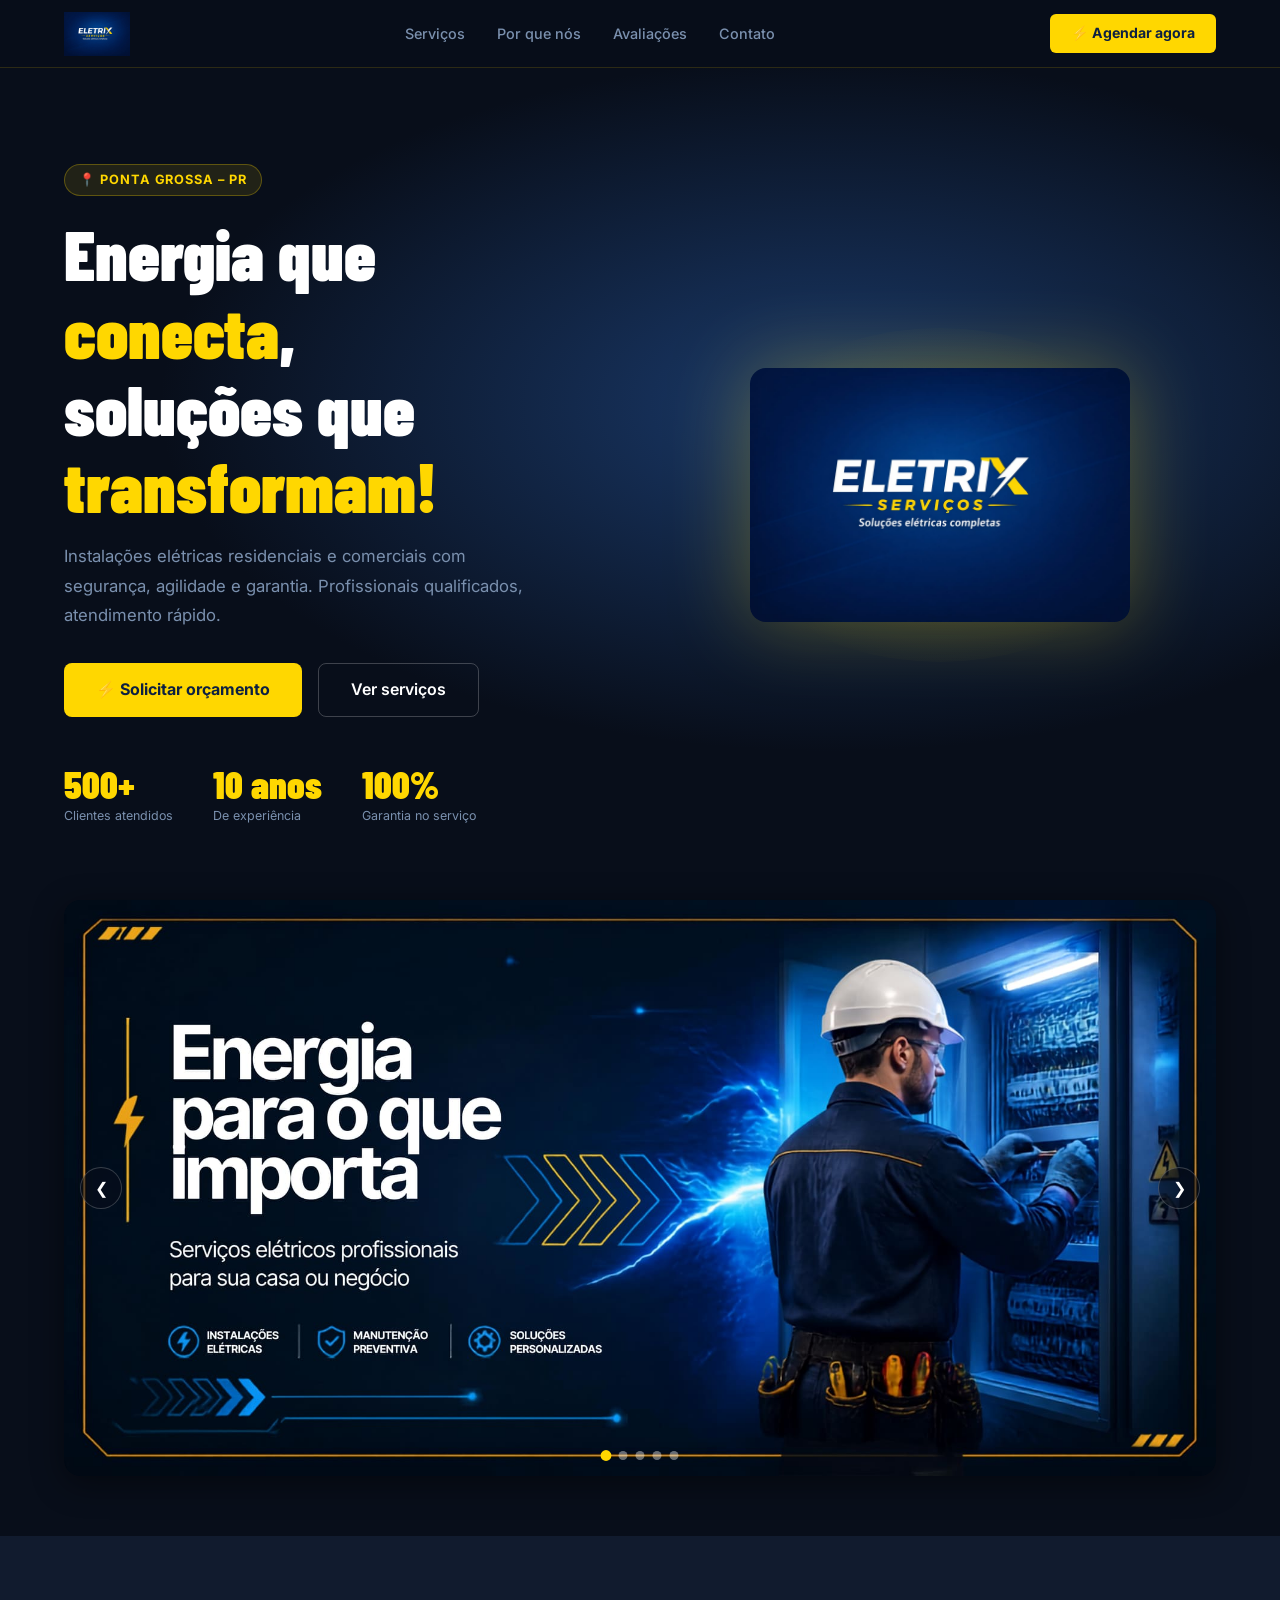
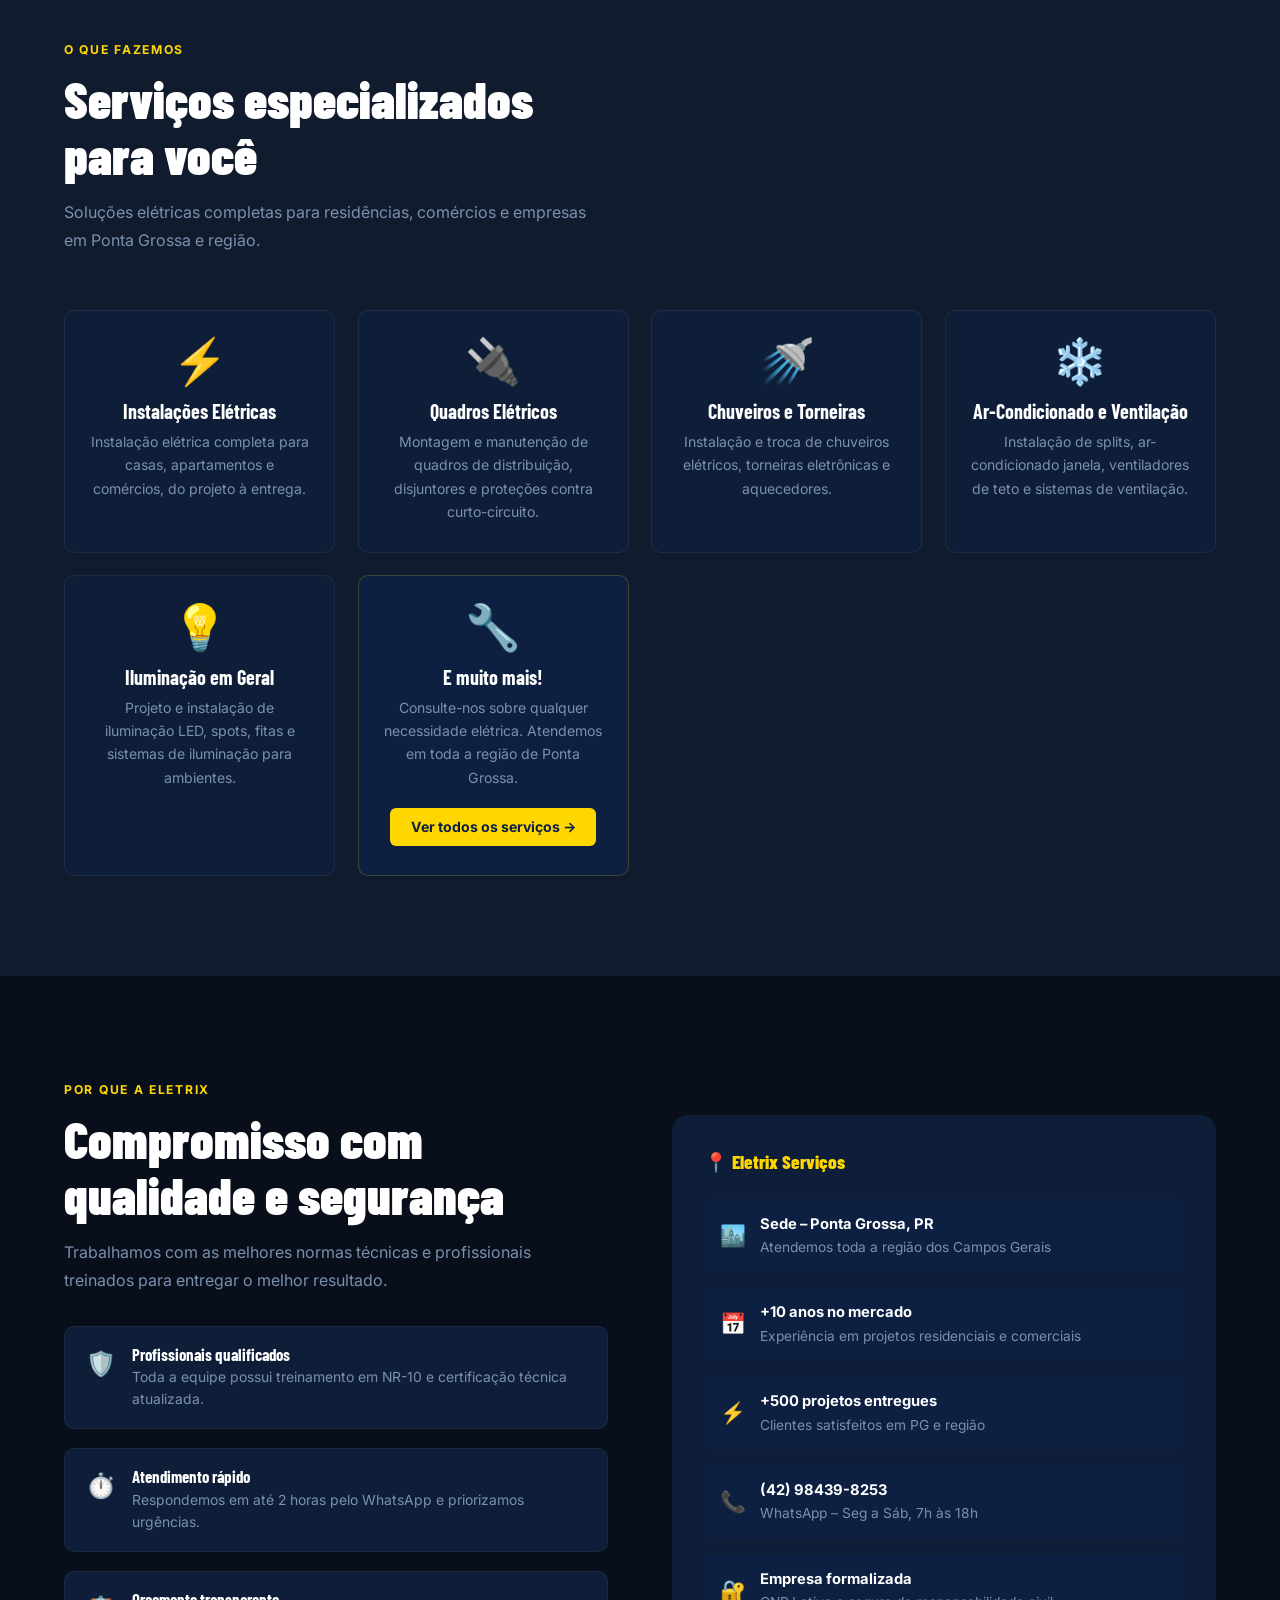
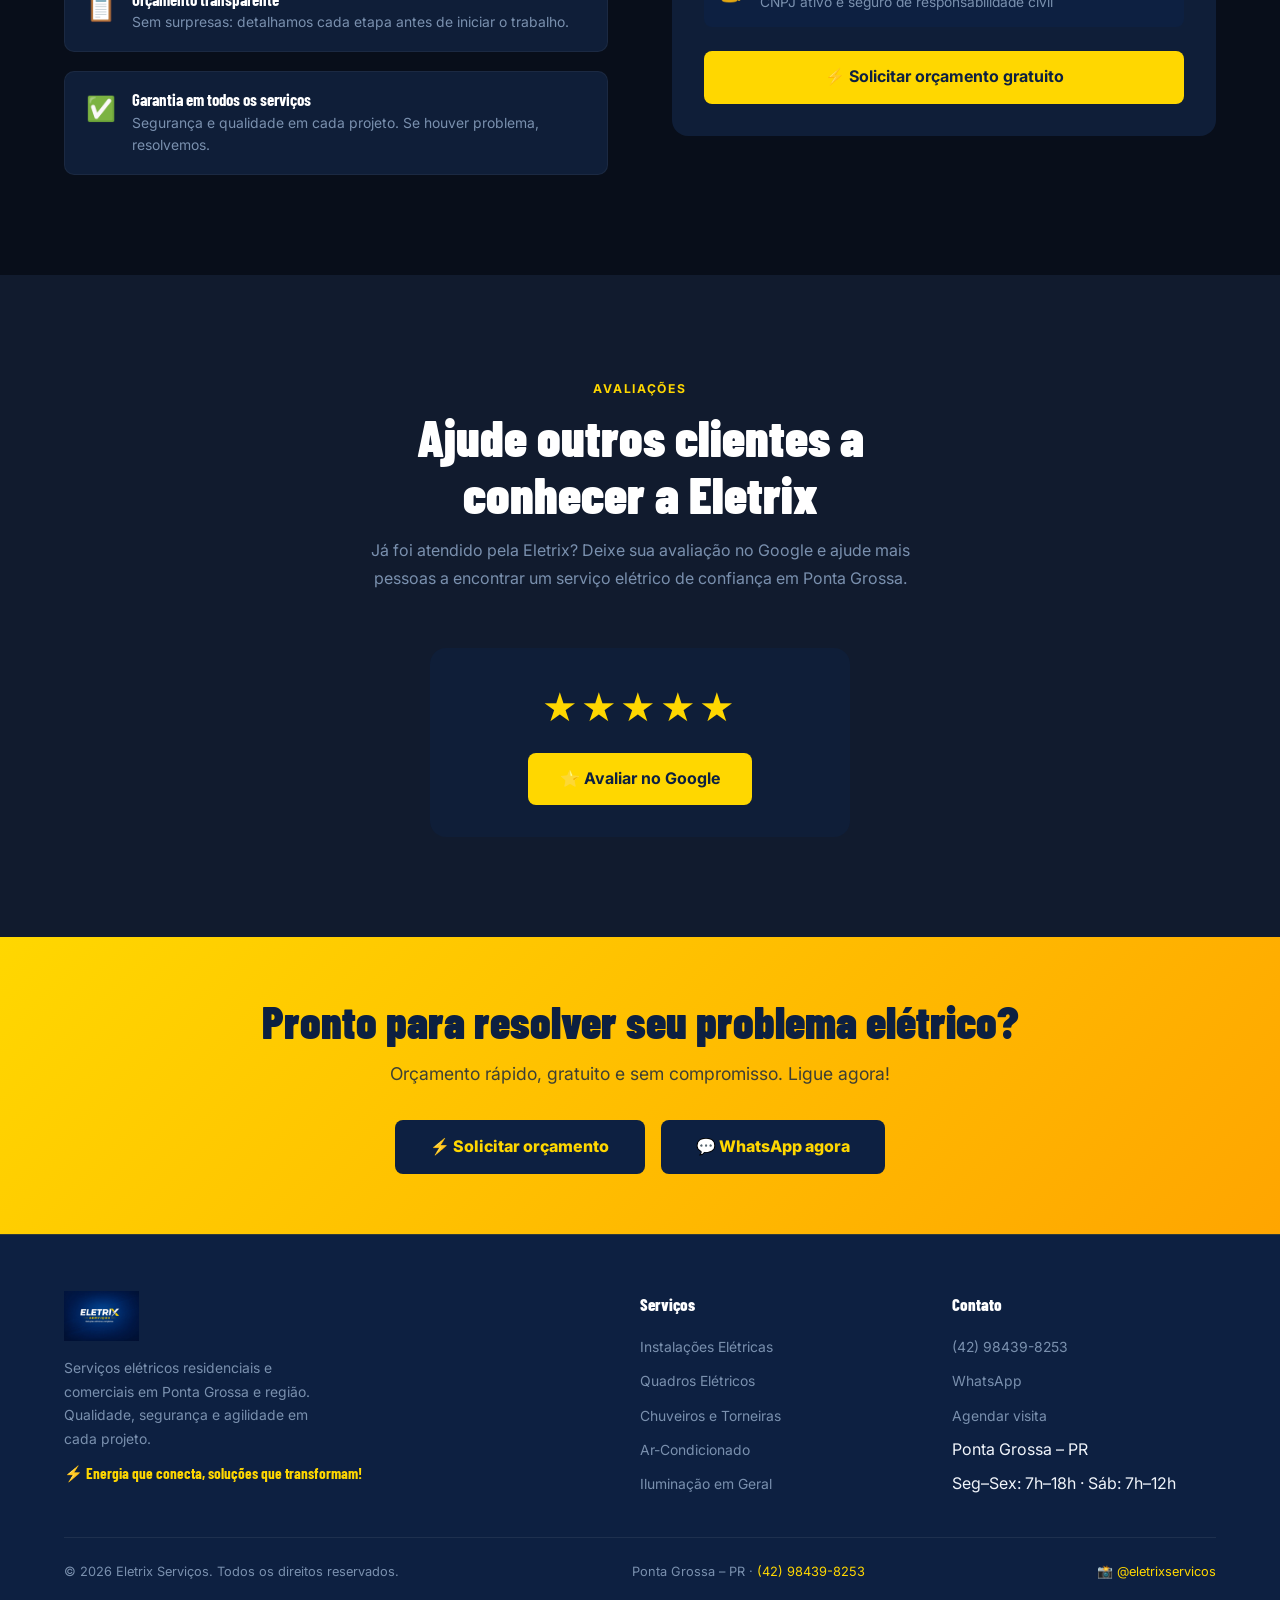
<file: index.html>
<!DOCTYPE html>
<html lang="pt-BR">
<head>
  <meta charset="UTF-8" />
  <meta name="viewport" content="width=device-width, initial-scale=1.0" />
  <title>Eletrix Serviços | Soluções Elétricas em Ponta Grossa – PR</title>
  <meta name="description" content="Eletrix Serviços – instalações elétricas, quadros elétricos, ar-condicionado, iluminação e mais em Ponta Grossa, PR. Ligue (42) 98439-8253." />
  <meta name="keywords"   content="eletricista ponta grossa, serviços elétricos ponta grossa, instalação elétrica pr, eletrix" />
  <meta property="og:title"       content="Eletrix Serviços | Ponta Grossa – PR" />
  <meta property="og:description" content="Energia que conecta, soluções que transformam! Atendimento rápido, profissionais qualificados e garantia em todos os serviços." />
  <meta property="og:image"       content="img/logo.jpg" />

  <link rel="preconnect" href="https://fonts.googleapis.com" />
  <link rel="preconnect" href="https://fonts.gstatic.com" crossorigin />
  <link href="https://fonts.googleapis.com/css2?family=Barlow+Condensed:wght@400;600;700;900&family=Inter:wght@400;500;600&display=swap" rel="stylesheet" />
  <link rel="stylesheet" href="css/style.css" />
</head>
<body>

  <!-- ══ NAV ══ -->
  <nav id="navbar">
    <a href="index.html" class="nav-logo">
      <img src="img/logo.jpg" alt="Eletrix Serviços" />
    </a>
    <ul class="nav-links">
      <li><a href="#servicos">Serviços</a></li>
      <li><a href="#porque">Por que nós</a></li>
      <li><a href="#depoimentos">Avaliações</a></li>
      <li><a href="pages/contato.html">Contato</a></li>
    </ul>
    <a href="pages/contato.html" class="nav-cta">⚡ Agendar agora</a>
    <button class="hamburger" id="hamburger" aria-label="Abrir menu">
      <span></span><span></span><span></span>
    </button>
  </nav>

  <!-- Mobile menu -->
  <div class="mobile-menu" id="mobile-menu">
    <a href="#servicos">Serviços</a>
    <a href="#porque">Por que nós</a>
    <a href="#depoimentos">Avaliações</a>
    <a href="pages/contato.html">Contato</a>
    <a href="pages/contato.html" class="nav-cta">⚡ Agendar agora</a>
  </div>

  <!-- ══ HERO ══ -->
  <section id="hero">
    <div class="particles" id="particles"></div>
    <div class="hero-grid max-w">
      <!-- Texto -->
      <div>
        <div class="hero-eyebrow">📍 Ponta Grossa – PR</div>
        <h1 class="hero-title">
          Energia que <em>conecta</em>,<br>
          soluções que<br><em>transformam!</em>
        </h1>
        <p class="hero-sub">
          Instalações elétricas residenciais e comerciais com segurança,
          agilidade e garantia. Profissionais qualificados, atendimento rápido.
        </p>
        <div class="hero-actions">
          <a href="pages/contato.html" class="btn-primary">⚡ Solicitar orçamento</a>
          <a href="pages/servicos.html" class="btn-outline">Ver serviços</a>
        </div>
        <div class="hero-stats">
          <div>
            <div class="stat-num" data-target="500" data-suffix="+">0+</div>
            <div class="stat-label">Clientes atendidos</div>
          </div>
          <div>
            <div class="stat-num" data-target="10" data-suffix=" anos">0</div>
            <div class="stat-label">De experiência</div>
          </div>
          <div>
            <div class="stat-num">100%</div>
            <div class="stat-label">Garantia no serviço</div>
          </div>
        </div>
      </div>
      <!-- Logo visual -->
      <div class="hero-visual">
        <div class="hero-logo-wrap">
          <div class="hero-logo-glow"></div>
          <img class="hero-logo-img" src="img/logo.jpg" alt="Eletrix Serviços – Soluções elétricas completas" />
        </div>
      </div>
    </div>
  </section>

  <!-- ══ CARROSSEL ══ -->
  <section class="section carousel-section">
    <div class="max-w reveal">
      <div class="carousel" id="carousel">
        <div class="carousel-track" id="carousel-track">
          <a class="carousel-slide" href="pages/contato.html">
            <img src="img/carrossel/slide-1.jpg" alt="Energia para o que importa – serviços elétricos profissionais para sua casa ou negócio" loading="lazy" />
          </a>
          <a class="carousel-slide" href="pages/servicos.html">
            <img src="img/carrossel/slide-2.jpg" alt="Instalações elétricas – projetos, adequações e novos pontos com segurança" loading="lazy" />
          </a>
          <a class="carousel-slide" href="pages/servicos.html">
            <img src="img/carrossel/slide-3.jpg" alt="Manutenção preventiva – antecipe problemas e mantenha sua instalação funcionando" loading="lazy" />
          </a>
          <a class="carousel-slide" href="pages/servicos.html">
            <img src="img/carrossel/slide-4.jpg" alt="Iluminação eficiente – luz sob medida para ambientes mais funcionais" loading="lazy" />
          </a>
          <a class="carousel-slide" href="pages/contato.html">
            <img src="img/carrossel/slide-5.jpg" alt="Vamos ligar seu próximo projeto? Fale com um especialista em soluções elétricas" loading="lazy" />
          </a>
        </div>
        <button class="carousel-btn carousel-prev" id="carousel-prev" aria-label="Slide anterior">&#10094;</button>
        <button class="carousel-btn carousel-next" id="carousel-next" aria-label="Próximo slide">&#10095;</button>
        <div class="carousel-dots" id="carousel-dots"></div>
      </div>
    </div>
  </section>

  <!-- ══ SERVIÇOS (prévia) ══ -->
  <section id="servicos" class="section section--alt">
    <div class="max-w">
      <div class="section-header reveal">
        <span class="section-eyebrow">O que fazemos</span>
        <h2 class="section-title">Serviços especializados<br>para você</h2>
        <p class="section-sub">Soluções elétricas completas para residências, comércios e empresas em Ponta Grossa e região.</p>
      </div>
      <div class="services-grid stagger">

        <div class="service-card reveal">
          <span class="service-icon">⚡</span>
          <h3>Instalações Elétricas</h3>
          <p>Instalação elétrica completa para casas, apartamentos e comércios, do projeto à entrega.</p>
        </div>

        <div class="service-card reveal">
          <span class="service-icon">🔌</span>
          <h3>Quadros Elétricos</h3>
          <p>Montagem e manutenção de quadros de distribuição, disjuntores e proteções contra curto-circuito.</p>
        </div>

        <div class="service-card reveal">
          <span class="service-icon">🚿</span>
          <h3>Chuveiros e Torneiras</h3>
          <p>Instalação e troca de chuveiros elétricos, torneiras eletrônicas e aquecedores.</p>
        </div>

        <div class="service-card reveal">
          <span class="service-icon">❄️</span>
          <h3>Ar-Condicionado e Ventilação</h3>
          <p>Instalação de splits, ar-condicionado janela, ventiladores de teto e sistemas de ventilação.</p>
        </div>

        <div class="service-card reveal">
          <span class="service-icon">💡</span>
          <h3>Iluminação em Geral</h3>
          <p>Projeto e instalação de iluminação LED, spots, fitas e sistemas de iluminação para ambientes.</p>
        </div>

        <div class="service-card reveal" style="background:var(--navy);border-color:rgba(255,215,0,.2);display:flex;flex-direction:column;justify-content:center;align-items:center;">
          <span class="service-icon">🔧</span>
          <h3>E muito mais!</h3>
          <p>Consulte-nos sobre qualquer necessidade elétrica. Atendemos em toda a região de Ponta Grossa.</p>
          <a href="pages/servicos.html" class="nav-cta" style="margin-top:1.2rem;display:inline-flex;">Ver todos os serviços →</a>
        </div>

      </div>
    </div>
  </section>

  <!-- ══ POR QUE NÓS ══ -->
  <section id="porque" class="section">
    <div class="max-w">
      <div class="diff-grid">
        <div>
          <div class="reveal">
            <span class="section-eyebrow">Por que a Eletrix</span>
            <h2 class="section-title">Compromisso com<br>qualidade e segurança</h2>
            <p class="section-sub">Trabalhamos com as melhores normas técnicas e profissionais treinados para entregar o melhor resultado.</p>
          </div>
          <ul class="diff-list stagger">
            <li class="diff-item reveal">
              <span class="diff-icon">🛡️</span>
              <div>
                <h4>Profissionais qualificados</h4>
                <p>Toda a equipe possui treinamento em NR-10 e certificação técnica atualizada.</p>
              </div>
            </li>
            <li class="diff-item reveal">
              <span class="diff-icon">⏱️</span>
              <div>
                <h4>Atendimento rápido</h4>
                <p>Respondemos em até 2 horas pelo WhatsApp e priorizamos urgências.</p>
              </div>
            </li>
            <li class="diff-item reveal">
              <span class="diff-icon">📋</span>
              <div>
                <h4>Orçamento transparente</h4>
                <p>Sem surpresas: detalhamos cada etapa antes de iniciar o trabalho.</p>
              </div>
            </li>
            <li class="diff-item reveal">
              <span class="diff-icon">✅</span>
              <div>
                <h4>Garantia em todos os serviços</h4>
                <p>Segurança e qualidade em cada projeto. Se houver problema, resolvemos.</p>
              </div>
            </li>
          </ul>
        </div>
        <div class="creds-box reveal">
          <div class="creds-title">📍 Eletrix Serviços</div>
          <div class="cred-row">
            <span class="cred-row-icon">🏙️</span>
            <div class="cred-row-text">
              <strong>Sede – Ponta Grossa, PR</strong>
              Atendemos toda a região dos Campos Gerais
            </div>
          </div>
          <div class="cred-row">
            <span class="cred-row-icon">📅</span>
            <div class="cred-row-text">
              <strong>+10 anos no mercado</strong>
              Experiência em projetos residenciais e comerciais
            </div>
          </div>
          <div class="cred-row">
            <span class="cred-row-icon">⚡</span>
            <div class="cred-row-text">
              <strong>+500 projetos entregues</strong>
              Clientes satisfeitos em PG e região
            </div>
          </div>
          <div class="cred-row">
            <span class="cred-row-icon">📞</span>
            <div class="cred-row-text">
              <strong>(42) 98439-8253</strong>
              WhatsApp – Seg a Sáb, 7h às 18h
            </div>
          </div>
          <div class="cred-row">
            <span class="cred-row-icon">🔐</span>
            <div class="cred-row-text">
              <strong>Empresa formalizada</strong>
              CNPJ ativo e seguro de responsabilidade civil
            </div>
          </div>
          <a href="pages/contato.html" class="btn-primary" style="margin-top:.5rem;justify-content:center;">
            ⚡ Solicitar orçamento gratuito
          </a>
        </div>
      </div>
    </div>
  </section>

  <!-- ══ AVALIAÇÕES ══ -->
  <section id="depoimentos" class="section section--alt">
    <div class="max-w">
      <div class="section-header reveal" style="text-align:center;margin-left:auto;margin-right:auto;">
        <span class="section-eyebrow">Avaliações</span>
        <h2 class="section-title">Ajude outros clientes a<br>conhecer a Eletrix</h2>
        <p class="section-sub" style="margin:0 auto;">Já foi atendido pela Eletrix? Deixe sua avaliação no Google e ajude mais pessoas a encontrar um serviço elétrico de confiança em Ponta Grossa.</p>
      </div>
      <div class="creds-box reveal" style="max-width:420px;margin:0 auto;text-align:center;align-items:center;">
        <div style="font-size:2.2rem;letter-spacing:.2rem;color:var(--spark);">★★★★★</div>
        <a href="https://www.google.com/maps?cid=4966430962337605127" target="_blank" class="btn-primary" style="justify-content:center;">
          ⭐ Avaliar no Google
        </a>
      </div>
    </div>
  </section>

  <!-- ══ CTA BANNER ══ -->
  <div class="cta-banner">
    <div class="max-w reveal">
      <h2>Pronto para resolver seu problema elétrico?</h2>
      <p>Orçamento rápido, gratuito e sem compromisso. Ligue agora!</p>
      <div style="display:flex;gap:1rem;justify-content:center;flex-wrap:wrap;">
        <a href="pages/contato.html" class="btn-dark">⚡ Solicitar orçamento</a>
        <a href="https://wa.me/5542984398253?text=Olá%2C+vim+pelo+site+da+Eletrix+e+gostaria+de+um+orçamento!"
           class="btn-dark" target="_blank">💬 WhatsApp agora</a>
      </div>
    </div>
  </div>

  <!-- ══ FOOTER ══ -->
  <footer>
    <div class="max-w">
      <div class="footer-top">
        <div>
          <div class="footer-logo">
            <img src="img/logo.jpg" alt="Eletrix Serviços" />
          </div>
          <p class="footer-desc">Serviços elétricos residenciais e comerciais em Ponta Grossa e região. Qualidade, segurança e agilidade em cada projeto.</p>
          <p class="footer-slogan">⚡ Energia que conecta, soluções que transformam!</p>
        </div>
        <div>
          <div class="footer-heading">Serviços</div>
          <ul class="footer-links">
            <li><a href="pages/servicos.html">Instalações Elétricas</a></li>
            <li><a href="pages/servicos.html">Quadros Elétricos</a></li>
            <li><a href="pages/servicos.html">Chuveiros e Torneiras</a></li>
            <li><a href="pages/servicos.html">Ar-Condicionado</a></li>
            <li><a href="pages/servicos.html">Iluminação em Geral</a></li>
          </ul>
        </div>
        <div>
          <div class="footer-heading">Contato</div>
          <ul class="footer-links">
            <li><a href="tel:+5542984398253">(42) 98439-8253</a></li>
            <li><a href="https://wa.me/5542984398253" target="_blank">WhatsApp</a></li>
            <li><a href="pages/contato.html">Agendar visita</a></li>
            <li>Ponta Grossa – PR</li>
            <li>Seg–Sex: 7h–18h · Sáb: 7h–12h</li>
          </ul>
        </div>
      </div>
      <div class="footer-bottom">
        <span>© <span id="year"></span> Eletrix Serviços. Todos os direitos reservados.</span>
        <span>Ponta Grossa – PR · <a href="tel:+5542984398253">(42) 98439-8253</a></span>
        <a href="https://www.instagram.com/eletrixservicos" target="_blank" style="display:inline-flex;align-items:center;gap:.4rem;color:var(--spark);">
          📸 @eletrixservicos
        </a>
      </div>
    </div>
  </footer>

  <script src="js/main.js"></script>
</body>
</html>
</file>
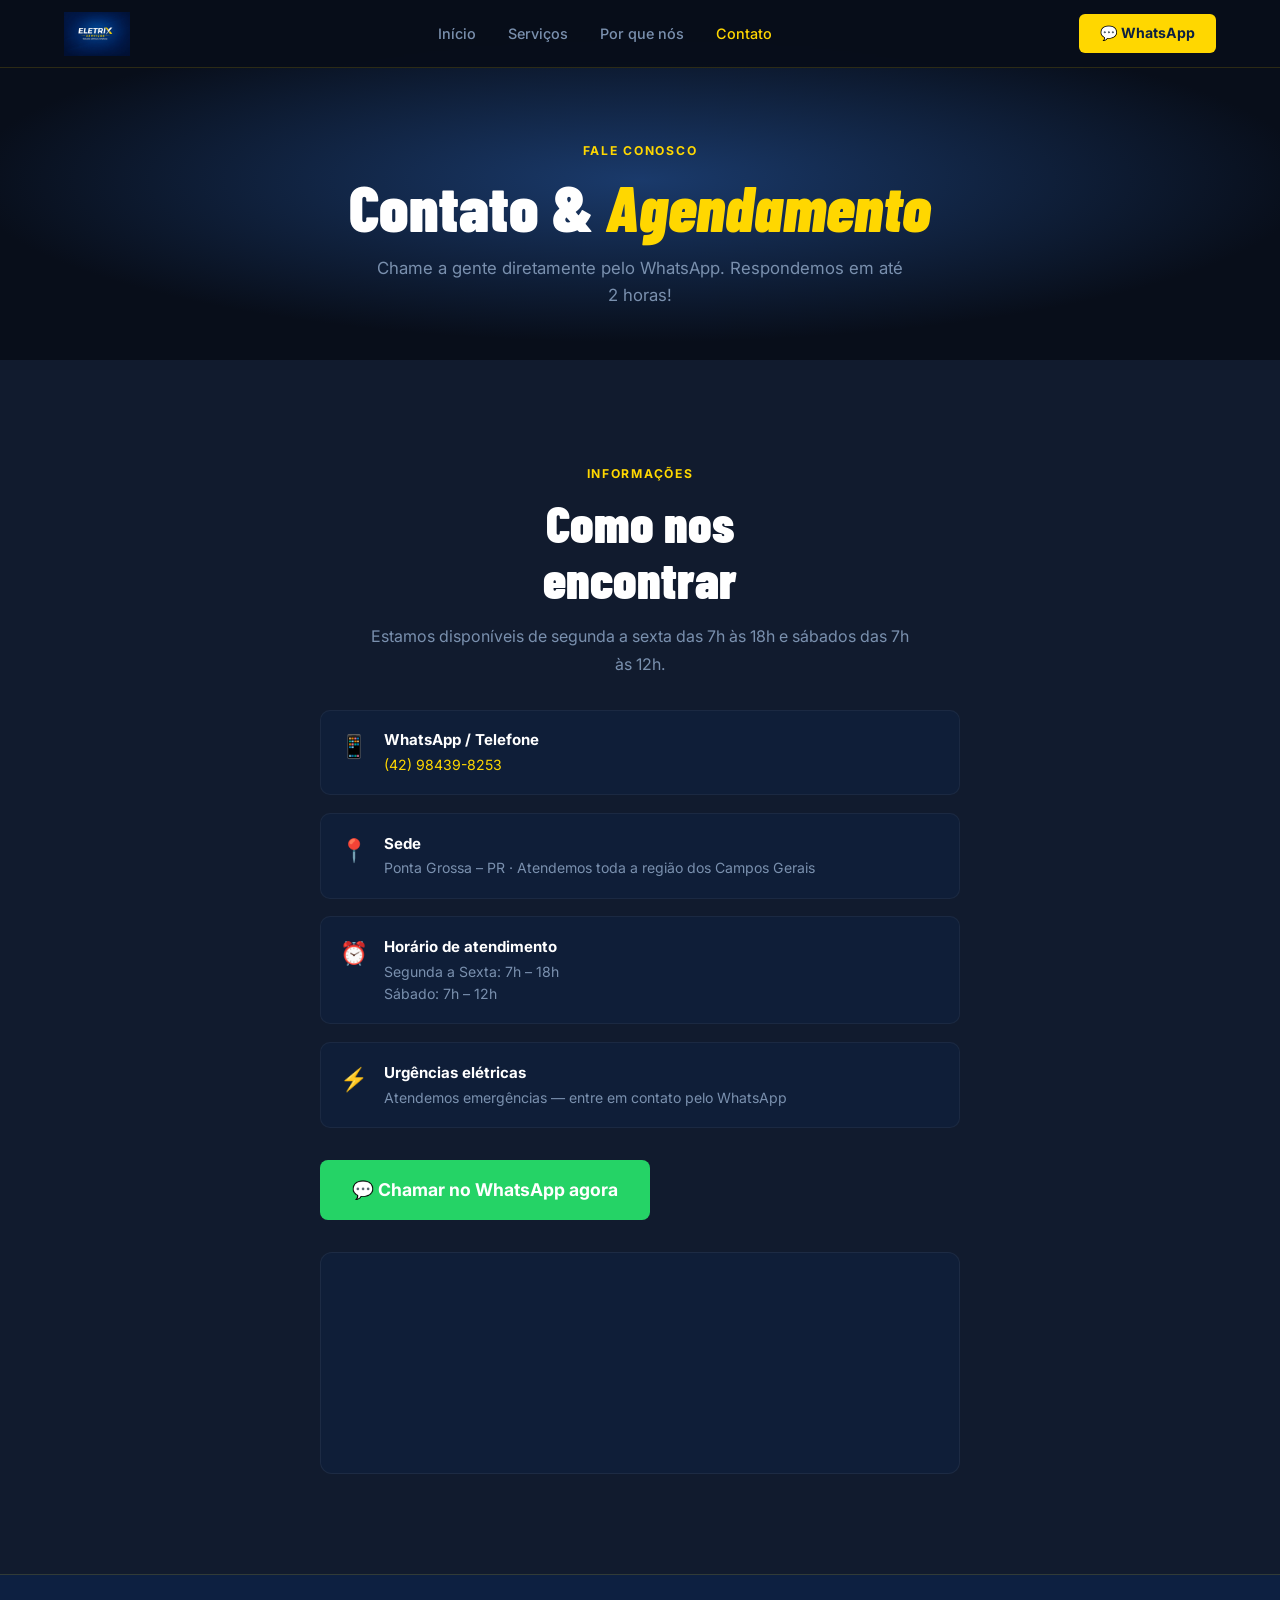
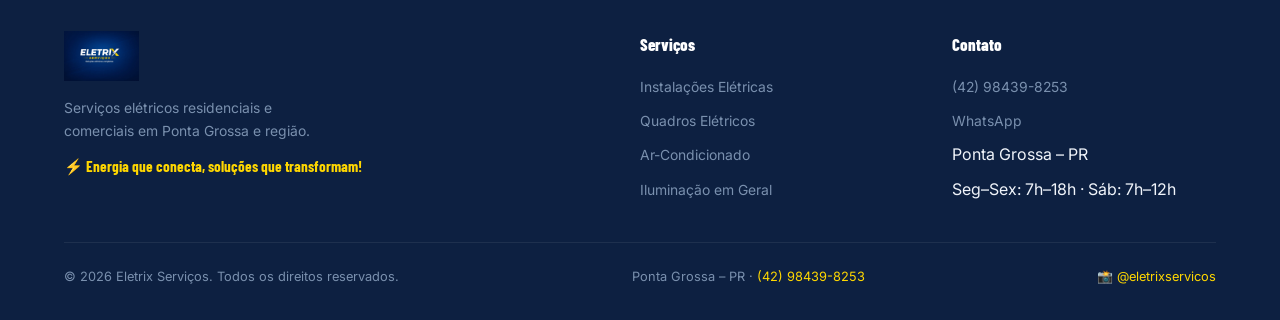
<file: pages/contato.html>
<!DOCTYPE html>
<html lang="pt-BR">
<head>
  <meta charset="UTF-8" />
  <meta name="viewport" content="width=device-width, initial-scale=1.0" />
  <title>Contato & Agendamento | Eletrix – Ponta Grossa, PR</title>
  <meta name="description" content="Entre em contato com a Eletrix. Agende uma visita ou peça um orçamento gratuito. WhatsApp: (42) 98439-8253." />

  <link rel="preconnect" href="https://fonts.googleapis.com" />
  <link rel="preconnect" href="https://fonts.gstatic.com" crossorigin />
  <link href="https://fonts.googleapis.com/css2?family=Barlow+Condensed:wght@400;600;700;900&family=Inter:wght@400;500;600&display=swap" rel="stylesheet" />
  <link rel="stylesheet" href="../css/style.css" />
</head>
<body>

  <!-- ══ NAV ══ -->
  <nav id="navbar">
    <a href="../index.html" class="nav-logo">
      <img src="../img/logo.jpg" alt="Eletrix Serviços" />
    </a>
    <ul class="nav-links">
      <li><a href="../index.html">Início</a></li>
      <li><a href="servicos.html">Serviços</a></li>
      <li><a href="../index.html#porque">Por que nós</a></li>
      <li><a href="contato.html" style="color:var(--spark)">Contato</a></li>
    </ul>
    <a href="https://wa.me/5542984398253" class="nav-cta" target="_blank">💬 WhatsApp</a>
    <button class="hamburger" id="hamburger" aria-label="Abrir menu">
      <span></span><span></span><span></span>
    </button>
  </nav>

  <!-- Mobile menu -->
  <div class="mobile-menu" id="mobile-menu">
    <a href="../index.html">Início</a>
    <a href="servicos.html">Serviços</a>
    <a href="../index.html#porque">Por que nós</a>
    <a href="contato.html">Contato</a>
    <a href="https://wa.me/5542984398253" class="nav-cta" target="_blank">💬 WhatsApp</a>
  </div>

  <!-- ══ PAGE HERO ══ -->
  <div class="page-hero reveal">
    <span class="section-eyebrow">Fale conosco</span>
    <h1>Contato &amp; <em style="color:var(--spark)">Agendamento</em></h1>
    <p>Chame a gente diretamente pelo WhatsApp. Respondemos em até 2 horas!</p>
  </div>

  <!-- ══ CONTATO ══ -->
  <section class="section section--alt">
    <div class="max-w contact-single">
      <div class="reveal" style="text-align:center;">
        <span class="section-eyebrow">Informações</span>
        <h2 class="section-title">Como nos<br>encontrar</h2>
        <p class="section-sub" style="margin:0 auto;">Estamos disponíveis de segunda a sexta das 7h às 18h e sábados das 7h às 12h.</p>
      </div>
      <div class="contact-info-list stagger">
        <div class="contact-info-item reveal">
          <span class="ci-icon">📱</span>
          <div class="ci-text">
            <strong>WhatsApp / Telefone</strong>
            <a href="https://wa.me/5542984398253" target="_blank">(42) 98439-8253</a>
          </div>
        </div>
        <div class="contact-info-item reveal">
          <span class="ci-icon">📍</span>
          <div class="ci-text">
            <strong>Sede</strong>
            Ponta Grossa – PR · Atendemos toda a região dos Campos Gerais
          </div>
        </div>
        <div class="contact-info-item reveal">
          <span class="ci-icon">⏰</span>
          <div class="ci-text">
            <strong>Horário de atendimento</strong>
            Segunda a Sexta: 7h – 18h<br>Sábado: 7h – 12h
          </div>
        </div>
        <div class="contact-info-item reveal">
          <span class="ci-icon">⚡</span>
          <div class="ci-text">
            <strong>Urgências elétricas</strong>
            Atendemos emergências — entre em contato pelo WhatsApp
          </div>
        </div>
      </div>

      <!-- WhatsApp direto grande -->
      <a href="https://wa.me/5542984398253?text=Olá%2C+vim+pelo+site+da+Eletrix+e+gostaria+de+um+orçamento!"
         class="btn-whatsapp reveal" style="margin-top:2rem;justify-content:center;font-size:1.1rem;padding:1rem 2rem;" target="_blank">
        💬 Chamar no WhatsApp agora
      </a>

      <!-- Mapa -->
      <div class="reveal" style="margin-top:2rem;">
        <div style="background:var(--card);border-radius:12px;overflow:hidden;border:1px solid rgba(255,255,255,.06);">
          <iframe
            src="https://www.google.com/maps/embed?pb=!1m18!1m12!1m3!1d115938.4509085959!2d-50.22033!3d-25.09476!2m3!1f0!2f0!3f0!3m2!1i1024!2i768!4f13.1!3m3!1m2!1s0x94e8ab40a8640e25%3A0x6c54d29d7f6c5b4c!2sPonta%20Grossa%2C%20PR!5e0!3m2!1spt-BR!2sbr!4v1700000000000"
            width="100%" height="220" style="border:0;display:block;" allowfullscreen loading="lazy"
            referrerpolicy="no-referrer-when-downgrade" title="Eletrix – Ponta Grossa, PR">
          </iframe>
        </div>
      </div>
    </div>
  </section>

  <!-- ══ FOOTER ══ -->
  <footer>
    <div class="max-w">
      <div class="footer-top">
        <div>
          <div class="footer-logo">
            <img src="../img/logo.jpg" alt="Eletrix Serviços" />
          </div>
          <p class="footer-desc">Serviços elétricos residenciais e comerciais em Ponta Grossa e região.</p>
          <p class="footer-slogan">⚡ Energia que conecta, soluções que transformam!</p>
        </div>
        <div>
          <div class="footer-heading">Serviços</div>
          <ul class="footer-links">
            <li><a href="servicos.html">Instalações Elétricas</a></li>
            <li><a href="servicos.html">Quadros Elétricos</a></li>
            <li><a href="servicos.html">Ar-Condicionado</a></li>
            <li><a href="servicos.html">Iluminação em Geral</a></li>
          </ul>
        </div>
        <div>
          <div class="footer-heading">Contato</div>
          <ul class="footer-links">
            <li><a href="tel:+5542984398253">(42) 98439-8253</a></li>
            <li><a href="https://wa.me/5542984398253" target="_blank">WhatsApp</a></li>
            <li>Ponta Grossa – PR</li>
            <li>Seg–Sex: 7h–18h · Sáb: 7h–12h</li>
          </ul>
        </div>
      </div>
      <div class="footer-bottom">
        <span>© <span id="year"></span> Eletrix Serviços. Todos os direitos reservados.</span>
        <span>Ponta Grossa – PR · <a href="tel:+5542984398253">(42) 98439-8253</a></span>
        <a href="https://www.instagram.com/eletrixservicos" target="_blank" style="display:inline-flex;align-items:center;gap:.4rem;color:var(--spark);">
          📸 @eletrixservicos
        </a>
      </div>
    </div>
  </footer>

  <script src="../js/main.js"></script>
</body>
</html>
</file>
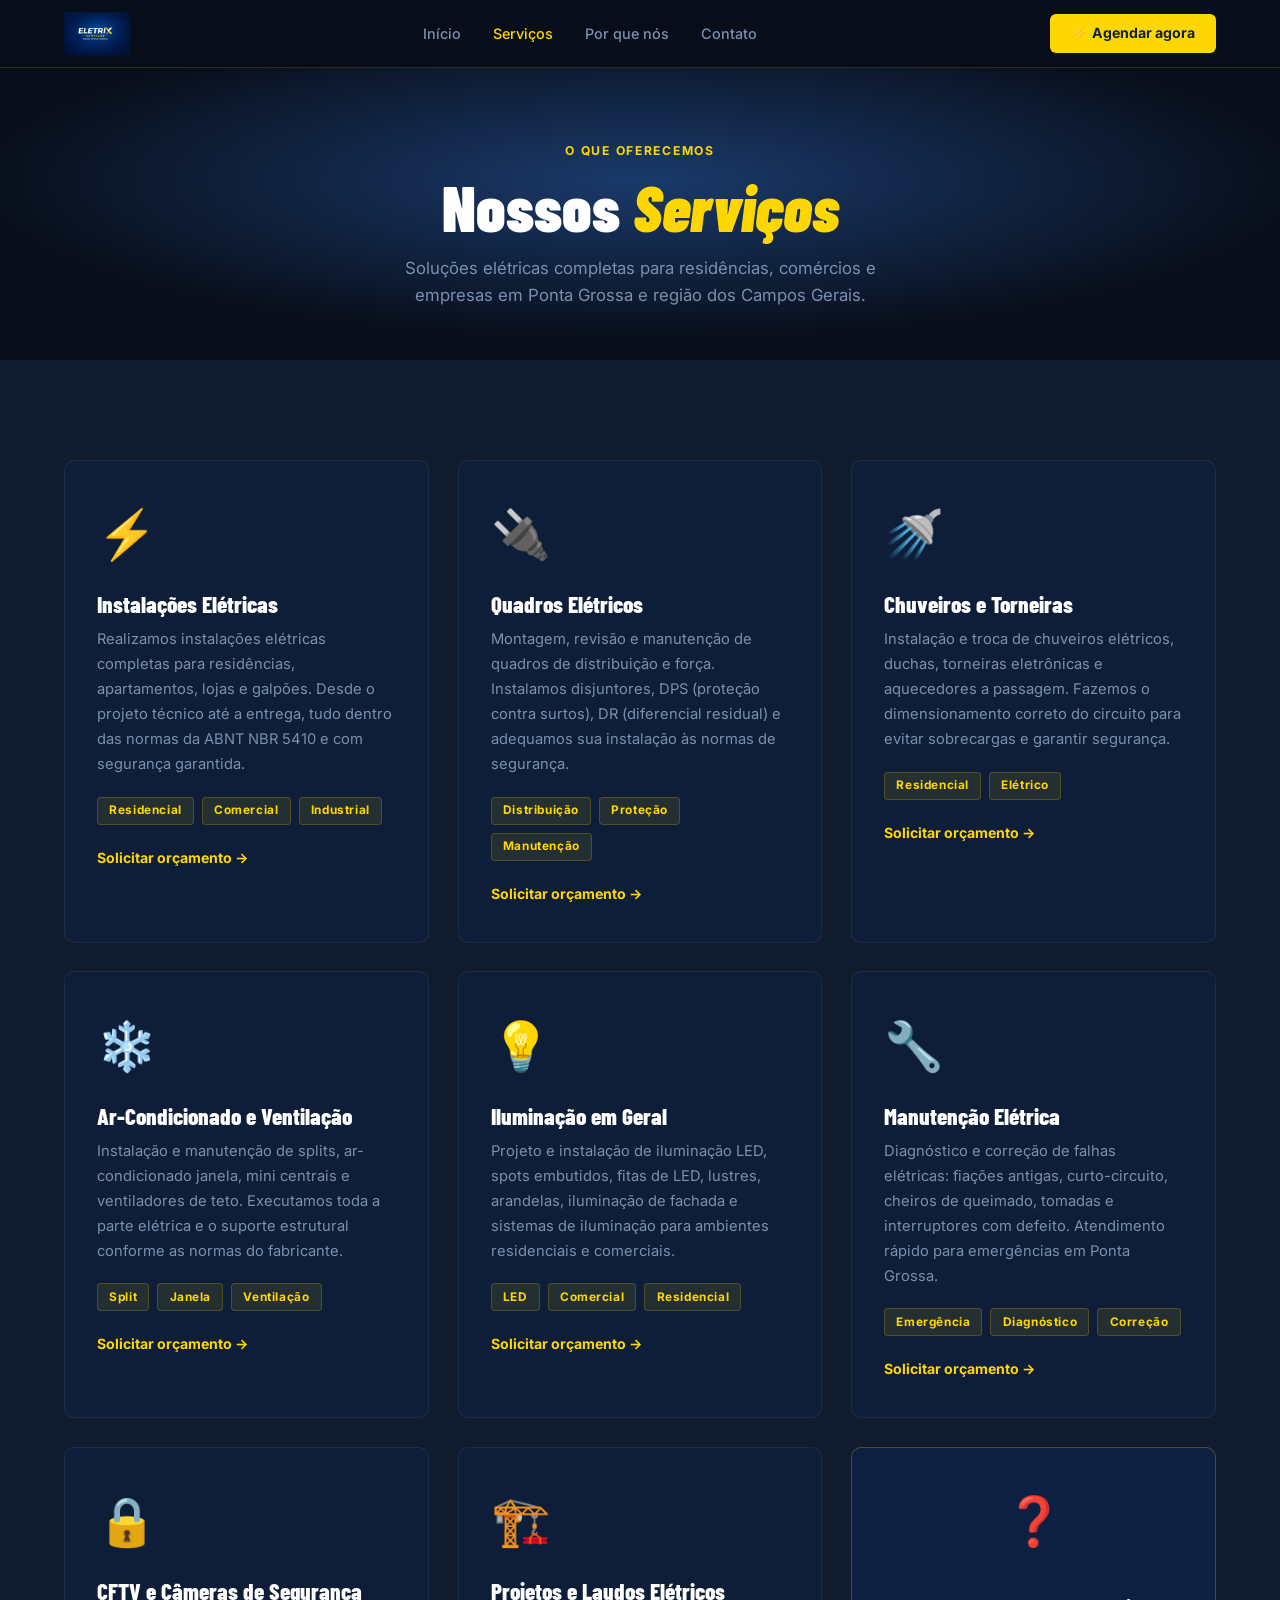
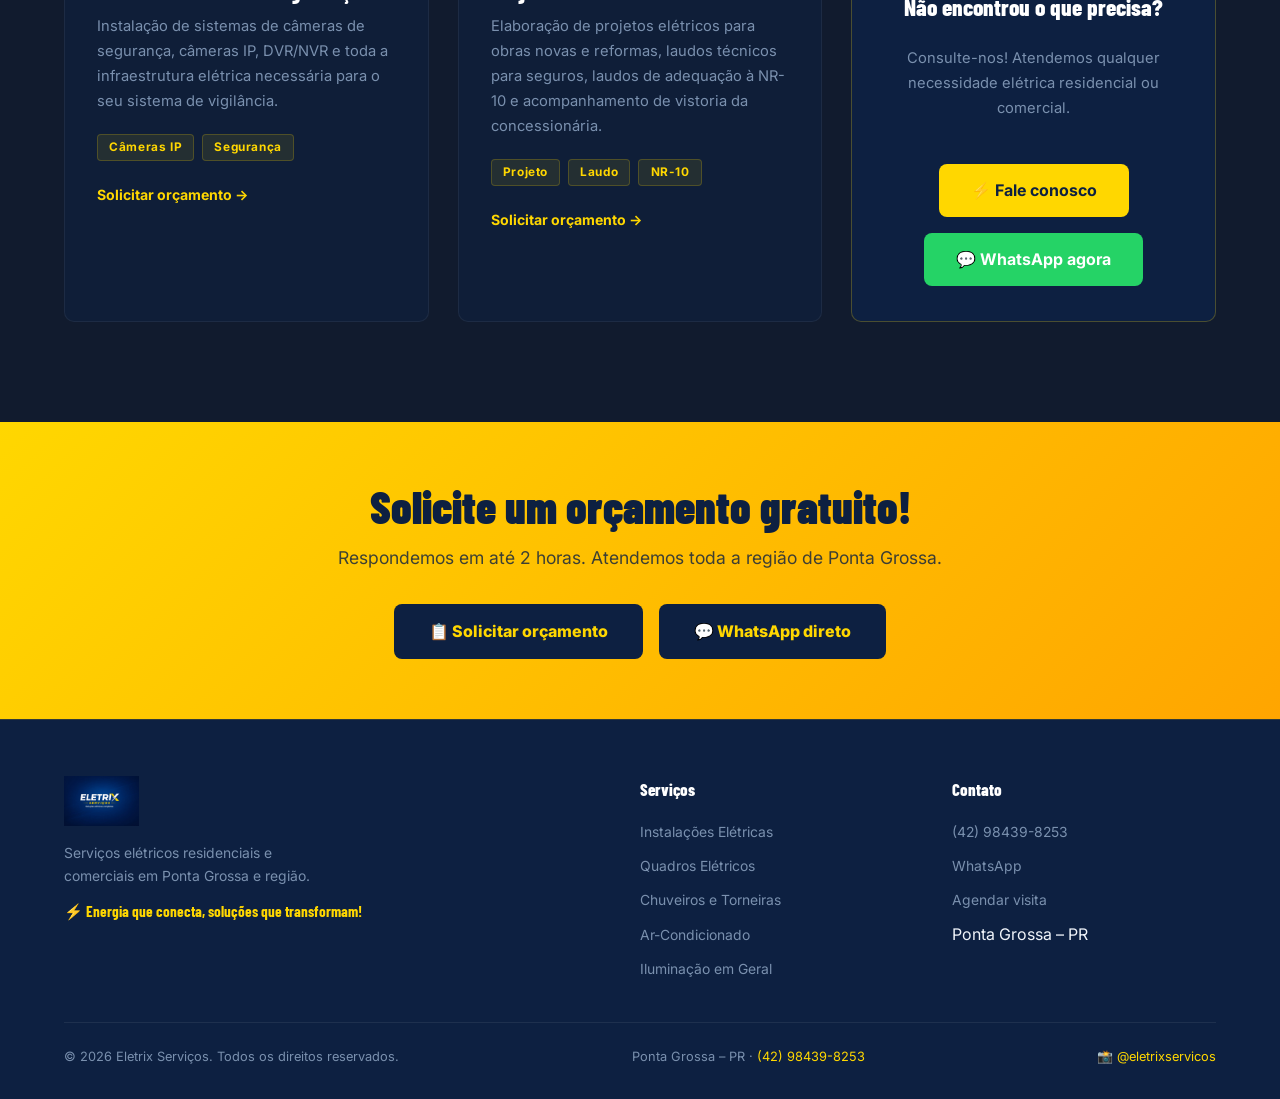
<file: pages/servicos.html>
<!DOCTYPE html>
<html lang="pt-BR">
<head>
  <meta charset="UTF-8" />
  <meta name="viewport" content="width=device-width, initial-scale=1.0" />
  <title>Serviços | Eletrix – Ponta Grossa, PR</title>
  <meta name="description" content="Confira todos os serviços elétricos da Eletrix em Ponta Grossa: instalações, quadros, ar-condicionado, iluminação e muito mais. Ligue (42) 98439-8253." />

  <link rel="preconnect" href="https://fonts.googleapis.com" />
  <link rel="preconnect" href="https://fonts.gstatic.com" crossorigin />
  <link href="https://fonts.googleapis.com/css2?family=Barlow+Condensed:wght@400;600;700;900&family=Inter:wght@400;500;600&display=swap" rel="stylesheet" />
  <link rel="stylesheet" href="../css/style.css" />
</head>
<body>

  <!-- ══ NAV ══ -->
  <nav id="navbar">
    <a href="../index.html" class="nav-logo">
      <img src="../img/logo.jpg" alt="Eletrix Serviços" />
    </a>
    <ul class="nav-links">
      <li><a href="../index.html#servicos">Início</a></li>
      <li><a href="servicos.html" style="color:var(--spark)">Serviços</a></li>
      <li><a href="../index.html#porque">Por que nós</a></li>
      <li><a href="contato.html">Contato</a></li>
    </ul>
    <a href="contato.html" class="nav-cta">⚡ Agendar agora</a>
    <button class="hamburger" id="hamburger" aria-label="Abrir menu">
      <span></span><span></span><span></span>
    </button>
  </nav>

  <!-- Mobile menu -->
  <div class="mobile-menu" id="mobile-menu">
    <a href="../index.html">Início</a>
    <a href="servicos.html">Serviços</a>
    <a href="../index.html#porque">Por que nós</a>
    <a href="contato.html">Contato</a>
    <a href="contato.html" class="nav-cta">⚡ Agendar agora</a>
  </div>

  <!-- ══ PAGE HERO ══ -->
  <div class="page-hero reveal">
    <span class="section-eyebrow">O que oferecemos</span>
    <h1>Nossos <em style="color:var(--spark)">Serviços</em></h1>
    <p>Soluções elétricas completas para residências, comércios e empresas em Ponta Grossa e região dos Campos Gerais.</p>
  </div>

  <!-- ══ SERVIÇOS COMPLETOS ══ -->
  <section class="section section--alt">
    <div class="max-w">
      <div class="services-full-grid stagger">

        <!-- 1 -->
        <div class="service-full-card reveal">
          <div class="svc-icon">⚡</div>
          <h3>Instalações Elétricas</h3>
          <p>
            Realizamos instalações elétricas completas para residências, apartamentos,
            lojas e galpões. Desde o projeto técnico até a entrega, tudo dentro das
            normas da ABNT NBR 5410 e com segurança garantida.
          </p>
          <div class="svc-tags">
            <span class="svc-tag">Residencial</span>
            <span class="svc-tag">Comercial</span>
            <span class="svc-tag">Industrial</span>
          </div>
          <a href="contato.html" class="svc-cta">Solicitar orçamento →</a>
        </div>

        <!-- 2 -->
        <div class="service-full-card reveal">
          <div class="svc-icon">🔌</div>
          <h3>Quadros Elétricos</h3>
          <p>
            Montagem, revisão e manutenção de quadros de distribuição e força.
            Instalamos disjuntores, DPS (proteção contra surtos), DR (diferencial
            residual) e adequamos sua instalação às normas de segurança.
          </p>
          <div class="svc-tags">
            <span class="svc-tag">Distribuição</span>
            <span class="svc-tag">Proteção</span>
            <span class="svc-tag">Manutenção</span>
          </div>
          <a href="contato.html" class="svc-cta">Solicitar orçamento →</a>
        </div>

        <!-- 3 -->
        <div class="service-full-card reveal">
          <div class="svc-icon">🚿</div>
          <h3>Chuveiros e Torneiras</h3>
          <p>
            Instalação e troca de chuveiros elétricos, duchas, torneiras eletrônicas
            e aquecedores a passagem. Fazemos o dimensionamento correto do circuito
            para evitar sobrecargas e garantir segurança.
          </p>
          <div class="svc-tags">
            <span class="svc-tag">Residencial</span>
            <span class="svc-tag">Elétrico</span>
          </div>
          <a href="contato.html" class="svc-cta">Solicitar orçamento →</a>
        </div>

        <!-- 4 -->
        <div class="service-full-card reveal">
          <div class="svc-icon">❄️</div>
          <h3>Ar-Condicionado e Ventilação</h3>
          <p>
            Instalação e manutenção de splits, ar-condicionado janela, mini centrais e
            ventiladores de teto. Executamos toda a parte elétrica e o suporte
            estrutural conforme as normas do fabricante.
          </p>
          <div class="svc-tags">
            <span class="svc-tag">Split</span>
            <span class="svc-tag">Janela</span>
            <span class="svc-tag">Ventilação</span>
          </div>
          <a href="contato.html" class="svc-cta">Solicitar orçamento →</a>
        </div>

        <!-- 5 -->
        <div class="service-full-card reveal">
          <div class="svc-icon">💡</div>
          <h3>Iluminação em Geral</h3>
          <p>
            Projeto e instalação de iluminação LED, spots embutidos, fitas de LED,
            lustres, arandelas, iluminação de fachada e sistemas de iluminação para
            ambientes residenciais e comerciais.
          </p>
          <div class="svc-tags">
            <span class="svc-tag">LED</span>
            <span class="svc-tag">Comercial</span>
            <span class="svc-tag">Residencial</span>
          </div>
          <a href="contato.html" class="svc-cta">Solicitar orçamento →</a>
        </div>

        <!-- 6 -->
        <div class="service-full-card reveal">
          <div class="svc-icon">🔧</div>
          <h3>Manutenção Elétrica</h3>
          <p>
            Diagnóstico e correção de falhas elétricas: fiações antigas, curto-circuito,
            cheiros de queimado, tomadas e interruptores com defeito. Atendimento
            rápido para emergências em Ponta Grossa.
          </p>
          <div class="svc-tags">
            <span class="svc-tag">Emergência</span>
            <span class="svc-tag">Diagnóstico</span>
            <span class="svc-tag">Correção</span>
          </div>
          <a href="contato.html" class="svc-cta">Solicitar orçamento →</a>
        </div>

        <!-- 7 -->
        <div class="service-full-card reveal">
          <div class="svc-icon">🔒</div>
          <h3>CFTV e Câmeras de Segurança</h3>
          <p>
            Instalação de sistemas de câmeras de segurança, câmeras IP, DVR/NVR e
            toda a infraestrutura elétrica necessária para o seu sistema de vigilância.
          </p>
          <div class="svc-tags">
            <span class="svc-tag">Câmeras IP</span>
            <span class="svc-tag">Segurança</span>
          </div>
          <a href="contato.html" class="svc-cta">Solicitar orçamento →</a>
        </div>

        <!-- 8 -->
        <div class="service-full-card reveal">
          <div class="svc-icon">🏗️</div>
          <h3>Projetos e Laudos Elétricos</h3>
          <p>
            Elaboração de projetos elétricos para obras novas e reformas, laudos
            técnicos para seguros, laudos de adequação à NR-10 e acompanhamento de
            vistoria da concessionária.
          </p>
          <div class="svc-tags">
            <span class="svc-tag">Projeto</span>
            <span class="svc-tag">Laudo</span>
            <span class="svc-tag">NR-10</span>
          </div>
          <a href="contato.html" class="svc-cta">Solicitar orçamento →</a>
        </div>

        <!-- 9 – CTA card -->
        <div class="service-full-card reveal" style="background:var(--navy);border-color:rgba(255,215,0,.25);display:flex;flex-direction:column;justify-content:center;align-items:center;text-align:center;gap:1rem;">
          <div class="svc-icon">❓</div>
          <h3>Não encontrou o que precisa?</h3>
          <p>Consulte-nos! Atendemos qualquer necessidade elétrica residencial ou comercial.</p>
          <a href="contato.html" class="btn-primary" style="margin-top:.5rem;">⚡ Fale conosco</a>
          <a href="https://wa.me/5542984398253?text=Olá%2C+vim+pelo+site+da+Eletrix+e+gostaria+de+um+orçamento!"
             class="btn-whatsapp" target="_blank">💬 WhatsApp agora</a>
        </div>

      </div>
    </div>
  </section>

  <!-- ══ CTA BANNER ══ -->
  <div class="cta-banner">
    <div class="max-w">
      <h2>Solicite um orçamento gratuito!</h2>
      <p>Respondemos em até 2 horas. Atendemos toda a região de Ponta Grossa.</p>
      <div style="display:flex;gap:1rem;justify-content:center;flex-wrap:wrap;">
        <a href="contato.html" class="btn-dark">📋 Solicitar orçamento</a>
        <a href="https://wa.me/5542984398253?text=Olá%2C+vim+pelo+site+e+preciso+de+um+orçamento!"
           class="btn-dark" target="_blank">💬 WhatsApp direto</a>
      </div>
    </div>
  </div>

  <!-- ══ FOOTER ══ -->
  <footer>
    <div class="max-w">
      <div class="footer-top">
        <div>
          <div class="footer-logo">
            <img src="../img/logo.jpg" alt="Eletrix Serviços" />
          </div>
          <p class="footer-desc">Serviços elétricos residenciais e comerciais em Ponta Grossa e região.</p>
          <p class="footer-slogan">⚡ Energia que conecta, soluções que transformam!</p>
        </div>
        <div>
          <div class="footer-heading">Serviços</div>
          <ul class="footer-links">
            <li><a href="servicos.html">Instalações Elétricas</a></li>
            <li><a href="servicos.html">Quadros Elétricos</a></li>
            <li><a href="servicos.html">Chuveiros e Torneiras</a></li>
            <li><a href="servicos.html">Ar-Condicionado</a></li>
            <li><a href="servicos.html">Iluminação em Geral</a></li>
          </ul>
        </div>
        <div>
          <div class="footer-heading">Contato</div>
          <ul class="footer-links">
            <li><a href="tel:+5542984398253">(42) 98439-8253</a></li>
            <li><a href="https://wa.me/5542984398253" target="_blank">WhatsApp</a></li>
            <li><a href="contato.html">Agendar visita</a></li>
            <li>Ponta Grossa – PR</li>
          </ul>
        </div>
      </div>
      <div class="footer-bottom">
        <span>© <span id="year"></span> Eletrix Serviços. Todos os direitos reservados.</span>
        <span>Ponta Grossa – PR · <a href="tel:+5542984398253">(42) 98439-8253</a></span>
        <a href="https://www.instagram.com/eletrixservicos" target="_blank" style="display:inline-flex;align-items:center;gap:.4rem;color:var(--spark);">
          📸 @eletrixservicos
        </a>
      </div>
    </div>
  </footer>

  <script src="../js/main.js"></script>
</body>
</html>
</file>
<file: css/style.css>
/* ═══════════════════════════════════════════
   ELETRIX SERVIÇOS – style.css
   Cores baseadas na identidade visual oficial
═══════════════════════════════════════════ */

/* ── VARIÁVEIS ── */
:root {
  --navy:    #0d2041;
  --blue:    #1a3a6b;
  --spark:   #FFD700;
  --spark2:  #FFA500;
  --dark:    #080e1a;
  --gray:    #111b2e;
  --card:    #0f1e38;
  --light:   #f0f4fa;
  --muted:   #7a90ae;
  --white:   #ffffff;
  --radius:  10px;
  --shadow:  0 8px 32px rgba(0,0,0,.45);
}

/* ── RESET ── */
*, *::before, *::after { box-sizing: border-box; margin: 0; padding: 0; }
html  { scroll-behavior: smooth; }
body  {
  font-family: 'Inter', sans-serif;
  background: var(--dark);
  color: var(--light);
  overflow-x: hidden;
  line-height: 1.6;
}
h1,h2,h3,h4 { font-family: 'Barlow Condensed', sans-serif; line-height: 1.1; }
a   { text-decoration: none; color: inherit; }
img { max-width: 100%; display: block; }

/* ── NAV ── */
nav {
  position: fixed; top: 0; left: 0; right: 0; z-index: 200;
  display: flex; align-items: center; justify-content: space-between;
  padding: 0 5vw; height: 68px;
  background: rgba(8,14,26,.92);
  backdrop-filter: blur(14px);
  border-bottom: 1px solid rgba(255,215,0,.15);
  transition: background .3s;
}
nav.scrolled { background: rgba(8,14,26,.98); }

/* Logo na nav */
.nav-logo img {
  height: 44px;
  width: auto;
  object-fit: contain;
}

.nav-links { display: flex; gap: 2rem; list-style: none; }
.nav-links a {
  font-size: .9rem; font-weight: 500; color: var(--muted);
  transition: color .2s;
}
.nav-links a:hover { color: var(--spark); }

.nav-cta {
  background: var(--spark); color: var(--navy);
  padding: .5rem 1.3rem; border-radius: 6px;
  font-weight: 700; font-size: .88rem;
  display: flex; align-items: center; gap: .35rem;
  transition: background .2s, transform .15s;
  white-space: nowrap;
}
.nav-cta:hover { background: #ffe033; transform: translateY(-1px); }

/* Hamburger */
.hamburger {
  display: none; flex-direction: column; gap: 5px;
  cursor: pointer; padding: 4px; background: none; border: none;
}
.hamburger span {
  display: block; width: 24px; height: 2px;
  background: var(--light); border-radius: 2px; transition: .3s;
}
.hamburger.active span:nth-child(1) { transform: translateY(7px) rotate(45deg); }
.hamburger.active span:nth-child(2) { opacity: 0; }
.hamburger.active span:nth-child(3) { transform: translateY(-7px) rotate(-45deg); }

/* Mobile menu */
.mobile-menu {
  display: flex; flex-direction: column; gap: 1.2rem;
  position: fixed;
  top: 68px; left: 0; right: 0; z-index: 199;
  background: rgba(8,14,26,.98);
  border-bottom: 1px solid rgba(255,215,0,.15);
  padding: 1.5rem 5vw 2rem;
  opacity: 0;
  visibility: hidden;
  pointer-events: none;
  transform: translateY(-16px);
  transition: opacity .3s ease, transform .3s ease, visibility 0s linear .3s;
}
.mobile-menu.open {
  opacity: 1;
  visibility: visible;
  pointer-events: auto;
  transform: translateY(0);
  transition: opacity .3s ease, transform .3s ease, visibility 0s linear 0s;
}
.mobile-menu a {
  font-size: 1rem; font-weight: 500; color: var(--muted);
  padding: .5rem 0; border-bottom: 1px solid rgba(255,255,255,.05);
  opacity: 0; transform: translateX(-10px);
  transition: opacity .25s ease, transform .25s ease;
}
.mobile-menu.open a { opacity: 1; transform: none; }
.mobile-menu.open a:nth-child(1) { transition-delay: .05s; }
.mobile-menu.open a:nth-child(2) { transition-delay: .1s; }
.mobile-menu.open a:nth-child(3) { transition-delay: .15s; }
.mobile-menu.open a:nth-child(4) { transition-delay: .2s; }
.mobile-menu.open a:nth-child(5) { transition-delay: .25s; }
.mobile-menu a:hover { color: var(--spark); }
.mobile-menu .nav-cta {
  display: inline-flex; width: fit-content; margin-top: .5rem;
}

/* ── UTILITÁRIOS ── */
.max-w    { max-width: 1200px; margin: 0 auto; }
.section  { padding: 100px 5vw; }
.section--alt { background: var(--gray); }

.section-eyebrow {
  display: inline-block;
  font-size: .76rem; font-weight: 700; letter-spacing: .14em;
  text-transform: uppercase; color: var(--spark);
  margin-bottom: .7rem;
}
.section-title {
  font-size: clamp(2rem, 4vw, 3.2rem);
  font-weight: 900; color: var(--white); margin-bottom: .9rem;
}
.section-sub {
  font-size: 1rem; color: var(--muted); line-height: 1.75;
  max-width: 540px;
}
.section-header { margin-bottom: 3.5rem; }

/* Botões */
.btn-primary {
  background: var(--spark); color: var(--navy);
  padding: .85rem 2rem; border-radius: 8px;
  font-weight: 700; font-size: 1rem;
  display: inline-flex; align-items: center; gap: .5rem;
  transition: transform .15s, box-shadow .2s;
}
.btn-primary:hover {
  transform: translateY(-2px);
  box-shadow: 0 8px 28px rgba(255,215,0,.38);
}
.btn-outline {
  border: 1.5px solid rgba(255,255,255,.22); color: var(--white);
  padding: .85rem 2rem; border-radius: 8px;
  font-weight: 600; font-size: 1rem;
  transition: border-color .2s, color .2s;
}
.btn-outline:hover { border-color: var(--spark); color: var(--spark); }
.btn-whatsapp {
  display: inline-flex; align-items: center; gap: .55rem;
  background: #25d366; color: #fff;
  padding: .85rem 2rem; border-radius: 8px;
  font-weight: 700; font-size: 1rem;
  transition: background .2s, transform .15s;
}
.btn-whatsapp:hover { background: #1ebe5d; transform: translateY(-2px); }

/* Scroll reveal */
.reveal {
  opacity: 0; transform: translateY(28px);
  transition: opacity .7s ease, transform .7s ease;
}
.reveal.visible { opacity: 1; transform: none; }

/* Cascata: itens dentro de .stagger aparecem em sequência */
.stagger > .reveal:nth-child(1) { transition-delay: .05s; }
.stagger > .reveal:nth-child(2) { transition-delay: .11s; }
.stagger > .reveal:nth-child(3) { transition-delay: .17s; }
.stagger > .reveal:nth-child(4) { transition-delay: .23s; }
.stagger > .reveal:nth-child(5) { transition-delay: .29s; }
.stagger > .reveal:nth-child(6) { transition-delay: .35s; }
.stagger > .reveal:nth-child(7) { transition-delay: .41s; }
.stagger > .reveal:nth-child(8) { transition-delay: .47s; }
.stagger > .reveal:nth-child(9) { transition-delay: .53s; }

/* Barra de progresso de leitura */
#scroll-progress {
  position: fixed; top: 0; left: 0;
  height: 3px; width: 0%;
  background: linear-gradient(90deg, var(--spark), var(--spark2));
  z-index: 300;
  transition: width .08s linear;
}

/* ── HERO ── */
#hero {
  min-height: 100vh;
  display: flex; align-items: center;
  padding: 0 5vw; padding-top: 90px;
  background:
    radial-gradient(ellipse 75% 55% at 65% 45%, #1a3a6b 0%, transparent 70%),
    var(--dark);
  position: relative; overflow: hidden;
}
.particles {
  position: absolute; inset: 0; pointer-events: none; overflow: hidden;
}
.particle {
  position: absolute; border-radius: 50%;
  background: var(--spark); opacity: 0;
  animation: floatParticle linear infinite;
}
.hero-grid {
  display: grid; grid-template-columns: 1fr 1fr;
  gap: 3rem; align-items: center; width: 100%;
}
.hero-eyebrow {
  display: inline-flex; align-items: center; gap: .5rem;
  background: rgba(255,215,0,.1);
  border: 1px solid rgba(255,215,0,.28);
  color: var(--spark); font-size: .8rem; font-weight: 700;
  padding: .3rem .9rem; border-radius: 20px;
  letter-spacing: .07em; text-transform: uppercase;
  margin-bottom: 1.2rem;
}
h1.hero-title {
  font-size: clamp(2.8rem, 5.5vw, 5rem);
  font-weight: 900; color: var(--white); margin-bottom: 1.1rem;
  opacity: 0; transform: translateY(28px);
  animation: fadeUp .8s .15s forwards;
}
h1.hero-title em { color: var(--spark); font-style: normal; }
.hero-sub {
  font-size: 1.05rem; color: var(--muted); line-height: 1.75;
  margin-bottom: 2rem; max-width: 460px;
  opacity: 0; transform: translateY(20px);
  animation: fadeUp .8s .35s forwards;
}
.hero-actions {
  display: flex; gap: 1rem; flex-wrap: wrap;
  opacity: 0; animation: fadeUp .8s .55s forwards;
}
.hero-stats {
  display: flex; gap: 2.5rem; margin-top: 3rem;
  opacity: 0; animation: fadeUp .8s .75s forwards;
}
.stat-num {
  font-family: 'Barlow Condensed', sans-serif;
  font-size: 2.4rem; font-weight: 900; color: var(--spark); line-height: 1;
}
.stat-label { font-size: .78rem; color: var(--muted); margin-top: .15rem; }

/* Logo hero visual */
.hero-visual {
  display: flex; justify-content: center; align-items: center;
  opacity: 0; animation: fadeUp .8s .25s forwards;
}
.hero-logo-wrap {
  position: relative; display: flex; align-items: center; justify-content: center;
}
.hero-logo-glow {
  position: absolute; inset: -40px; border-radius: 50%;
  background: radial-gradient(circle, rgba(255,215,0,.15) 0%, transparent 68%);
  animation: pulse 3s ease-in-out infinite;
}
.hero-logo-img {
  width: clamp(260px, 30vw, 380px);
  border-radius: 16px;
  position: relative; z-index: 1;
  filter: drop-shadow(0 0 40px rgba(255,215,0,.3));
}

/* ── CARROSSEL ── */
.carousel-section { padding-top: 0; padding-bottom: 60px; }
.carousel {
  position: relative;
  border-radius: 16px;
  overflow: hidden;
  box-shadow: var(--shadow);
  aspect-ratio: 2 / 1;
}
.carousel-track {
  display: flex;
  height: 100%;
  transition: transform .5s ease;
}
.carousel-slide {
  flex: 0 0 100%;
  height: 100%;
}
.carousel-slide img {
  width: 100%; height: 100%;
  object-fit: cover;
  object-position: left center;
}
.carousel-btn {
  position: absolute; top: 50%; transform: translateY(-50%);
  width: 42px; height: 42px; border-radius: 50%;
  background: rgba(8,14,26,.55); border: 1px solid rgba(255,255,255,.2);
  color: var(--white); font-size: 1rem; cursor: pointer;
  display: flex; align-items: center; justify-content: center;
  transition: background .2s, border-color .2s;
  z-index: 2;
}
.carousel-btn:hover { background: rgba(255,215,0,.85); color: var(--navy); border-color: var(--spark); }
.carousel-prev { left: 16px; }
.carousel-next { right: 16px; }
.carousel-dots {
  position: absolute; bottom: 16px; left: 50%; transform: translateX(-50%);
  display: flex; gap: .5rem; z-index: 2;
}
.carousel-dots .dot {
  width: 9px; height: 9px; border-radius: 50%;
  background: rgba(255,255,255,.4); border: none; padding: 0; cursor: pointer;
  transition: background .2s, transform .2s;
}
.carousel-dots .dot.active { background: var(--spark); transform: scale(1.2); }
@media (max-width: 640px) {
  .carousel { aspect-ratio: 16 / 10; border-radius: 10px; }
  .carousel-btn { width: 34px; height: 34px; font-size: .85rem; }
}

/* ── SERVIÇOS (index preview) ── */
.services-grid {
  display: grid; grid-template-columns: repeat(auto-fit, minmax(220px, 1fr));
  gap: 1.4rem;
}
.service-card {
  background: var(--card);
  border: 1px solid rgba(255,255,255,.06);
  border-radius: var(--radius); padding: 1.8rem 1.6rem;
  transition: transform .25s, border-color .25s, box-shadow .25s;
  text-align: center;
}
.service-card:hover {
  transform: translateY(-6px);
  border-color: rgba(255,215,0,.3);
  box-shadow: 0 14px 40px rgba(0,0,0,.4);
}
.service-icon {
  font-size: 2.8rem; margin-bottom: 1rem;
  display: block; line-height: 1;
}
.service-card h3 {
  font-size: 1.25rem; font-weight: 700; color: var(--white);
  margin-bottom: .5rem;
}
.service-card p { font-size: .88rem; color: var(--muted); line-height: 1.65; }
.service-more {
  display: block; margin-top: 3.5rem; text-align: center;
}

/* ── DIFERENCIAIS ── */
.diff-grid {
  display: grid; grid-template-columns: 1fr 1fr;
  gap: 4rem; align-items: center;
}
.diff-list { list-style: none; display: flex; flex-direction: column; gap: 1.2rem; margin-top: 2rem; }
.diff-item {
  display: flex; gap: 1rem; align-items: flex-start;
  padding: 1.1rem 1.3rem;
  background: var(--card); border-radius: var(--radius);
  border: 1px solid rgba(255,255,255,.05);
  transition: border-color .2s;
}
.diff-item:hover { border-color: rgba(255,215,0,.2); }
.diff-icon { font-size: 1.5rem; flex-shrink: 0; }
.diff-item h4 { font-size: 1.05rem; font-weight: 700; color: var(--white); margin-bottom: .2rem; }
.diff-item p  { font-size: .87rem; color: var(--muted); line-height: 1.6; }

.creds-box {
  background: var(--card); border-radius: 16px;
  padding: 2rem; display: flex; flex-direction: column; gap: 1rem;
}
.creds-title {
  font-family: 'Barlow Condensed', sans-serif;
  font-size: 1.2rem; font-weight: 800; color: var(--spark);
  margin-bottom: .3rem;
}
.cred-row {
  display: flex; align-items: center; gap: .9rem;
  padding: .85rem 1rem; background: var(--navy); border-radius: 8px;
}
.cred-row-icon { font-size: 1.3rem; flex-shrink: 0; }
.cred-row-text { font-size: .86rem; color: var(--muted); }
.cred-row-text strong { color: var(--white); display: block; font-size: .92rem; }

/* ── CTA BANNER ── */
.cta-banner {
  background: linear-gradient(135deg, var(--spark) 0%, var(--spark2) 100%);
  padding: 60px 5vw; text-align: center;
}
.cta-banner h2 {
  font-size: clamp(1.8rem, 3.5vw, 3rem);
  font-weight: 900; color: var(--navy); margin-bottom: .8rem;
}
.cta-banner p { font-size: 1.1rem; color: var(--navy); opacity: .8; margin-bottom: 2rem; }
.cta-banner .btn-dark {
  background: var(--navy); color: var(--spark);
  padding: .9rem 2.2rem; border-radius: 8px;
  font-weight: 800; font-size: 1rem;
  display: inline-flex; align-items: center; gap: .5rem;
  transition: background .2s, transform .15s;
}
.cta-banner .btn-dark:hover { background: var(--dark); transform: translateY(-2px); }

/* ── PAGE INTERNA: SERVIÇOS ── */
.page-hero {
  min-height: 40vh; display: flex; align-items: center;
  padding: 0 5vw; padding-top: 90px;
  background: radial-gradient(ellipse 70% 60% at 50% 50%, #1a3a6b 0%, var(--dark) 75%);
  text-align: center; flex-direction: column; justify-content: center;
}
.page-hero h1 {
  font-size: clamp(2.2rem, 5vw, 4rem);
  font-weight: 900; color: var(--white); margin-bottom: .8rem;
}
.page-hero p { font-size: 1.05rem; color: var(--muted); max-width: 540px; margin: 0 auto; }

.services-full-grid {
  display: grid; grid-template-columns: repeat(auto-fit, minmax(300px, 1fr));
  gap: 1.8rem;
}
.service-full-card {
  background: var(--card); border-radius: var(--radius);
  padding: 2.2rem 2rem; border: 1px solid rgba(255,255,255,.06);
  transition: transform .25s, border-color .25s, box-shadow .25s;
}
.service-full-card:hover {
  transform: translateY(-6px);
  border-color: rgba(255,215,0,.28);
  box-shadow: 0 14px 44px rgba(0,0,0,.42);
}
.service-full-card .svc-icon { font-size: 3rem; margin-bottom: 1.2rem; }
.service-full-card h3 {
  font-size: 1.45rem; font-weight: 800; color: var(--white); margin-bottom: .6rem;
}
.service-full-card p { font-size: .92rem; color: var(--muted); line-height: 1.7; margin-bottom: 1.2rem; }
.svc-tags { display: flex; flex-wrap: wrap; gap: .5rem; }
.svc-tag {
  font-size: .74rem; font-weight: 700; letter-spacing: .05em;
  color: var(--spark); background: rgba(255,215,0,.09);
  border: 1px solid rgba(255,215,0,.2);
  padding: .22rem .7rem; border-radius: 4px;
}
.svc-cta {
  display: inline-flex; align-items: center; gap: .4rem;
  margin-top: 1.4rem; color: var(--spark);
  font-weight: 700; font-size: .88rem;
  transition: gap .2s;
}
.svc-cta:hover { gap: .7rem; }

/* ── PAGE INTERNA: CONTATO ── */
.contact-single { max-width: 640px; margin: 0 auto; }
.contact-info-list { display: flex; flex-direction: column; gap: 1.1rem; margin-top: 2rem; }
.contact-info-item {
  display: flex; gap: 1rem; align-items: flex-start;
  padding: 1.1rem 1.2rem; background: var(--card);
  border-radius: var(--radius); border: 1px solid rgba(255,255,255,.05);
}
.ci-icon { font-size: 1.4rem; flex-shrink: 0; }
.ci-text  { font-size: .88rem; color: var(--muted); line-height: 1.6; }
.ci-text strong { color: var(--white); display: block; margin-bottom: .12rem; font-size: .94rem; }
.ci-text a { color: var(--spark); }

/* ── FOOTER ── */
footer {
  background: var(--navy);
  padding: 3.5rem 5vw 2rem;
  border-top: 1px solid rgba(255,215,0,.15);
}
.footer-top {
  display: grid; grid-template-columns: 2fr 1fr 1fr;
  gap: 3rem; margin-bottom: 2.5rem;
}
.footer-logo img { height: 50px; width: auto; margin-bottom: 1rem; }
.footer-desc { font-size: .87rem; color: var(--muted); line-height: 1.7; max-width: 280px; }
.footer-slogan {
  font-family: 'Barlow Condensed', sans-serif;
  font-size: .95rem; font-weight: 700; color: var(--spark);
  margin-top: .6rem;
}
.footer-heading {
  font-family: 'Barlow Condensed', sans-serif;
  font-size: 1.05rem; font-weight: 800; color: var(--white); margin-bottom: 1rem;
}
.footer-links { list-style: none; display: flex; flex-direction: column; gap: .55rem; }
.footer-links a { font-size: .87rem; color: var(--muted); transition: color .2s; }
.footer-links a:hover { color: var(--spark); }
.footer-bottom {
  border-top: 1px solid rgba(255,255,255,.07);
  padding-top: 1.5rem;
  display: flex; justify-content: space-between; align-items: center;
  font-size: .8rem; color: var(--muted); flex-wrap: wrap; gap: .5rem;
}
.footer-bottom a { color: var(--spark); }

/* ── ANIMAÇÕES ── */
@keyframes fadeUp {
  to { opacity: 1; transform: translateY(0); }
}
@keyframes pulse {
  0%, 100% { transform: scale(1); opacity: .15; }
  50%       { transform: scale(1.2); opacity: .3; }
}
@keyframes floatParticle {
  from { transform: translateY(100vh); opacity: 0; }
  8%   { opacity: .35; }
  92%  { opacity: .12; }
  to   { transform: translateY(-8vh); opacity: 0; }
}

/* ── RESPONSIVO ── */
@media (max-width: 900px) {
  .hero-grid   { grid-template-columns: 1fr; }
  .diff-grid   { grid-template-columns: 1fr; }
  .hero-visual { display: none; }
}
@media (max-width: 768px) {
  .nav-links, .nav-cta { display: none; }
  .hamburger { display: flex; }
  .footer-top { grid-template-columns: 1fr; gap: 2rem; }
  .footer-bottom { flex-direction: column; text-align: center; }
  .hero-stats { gap: 1.5rem; flex-wrap: wrap; }
}
</file>
